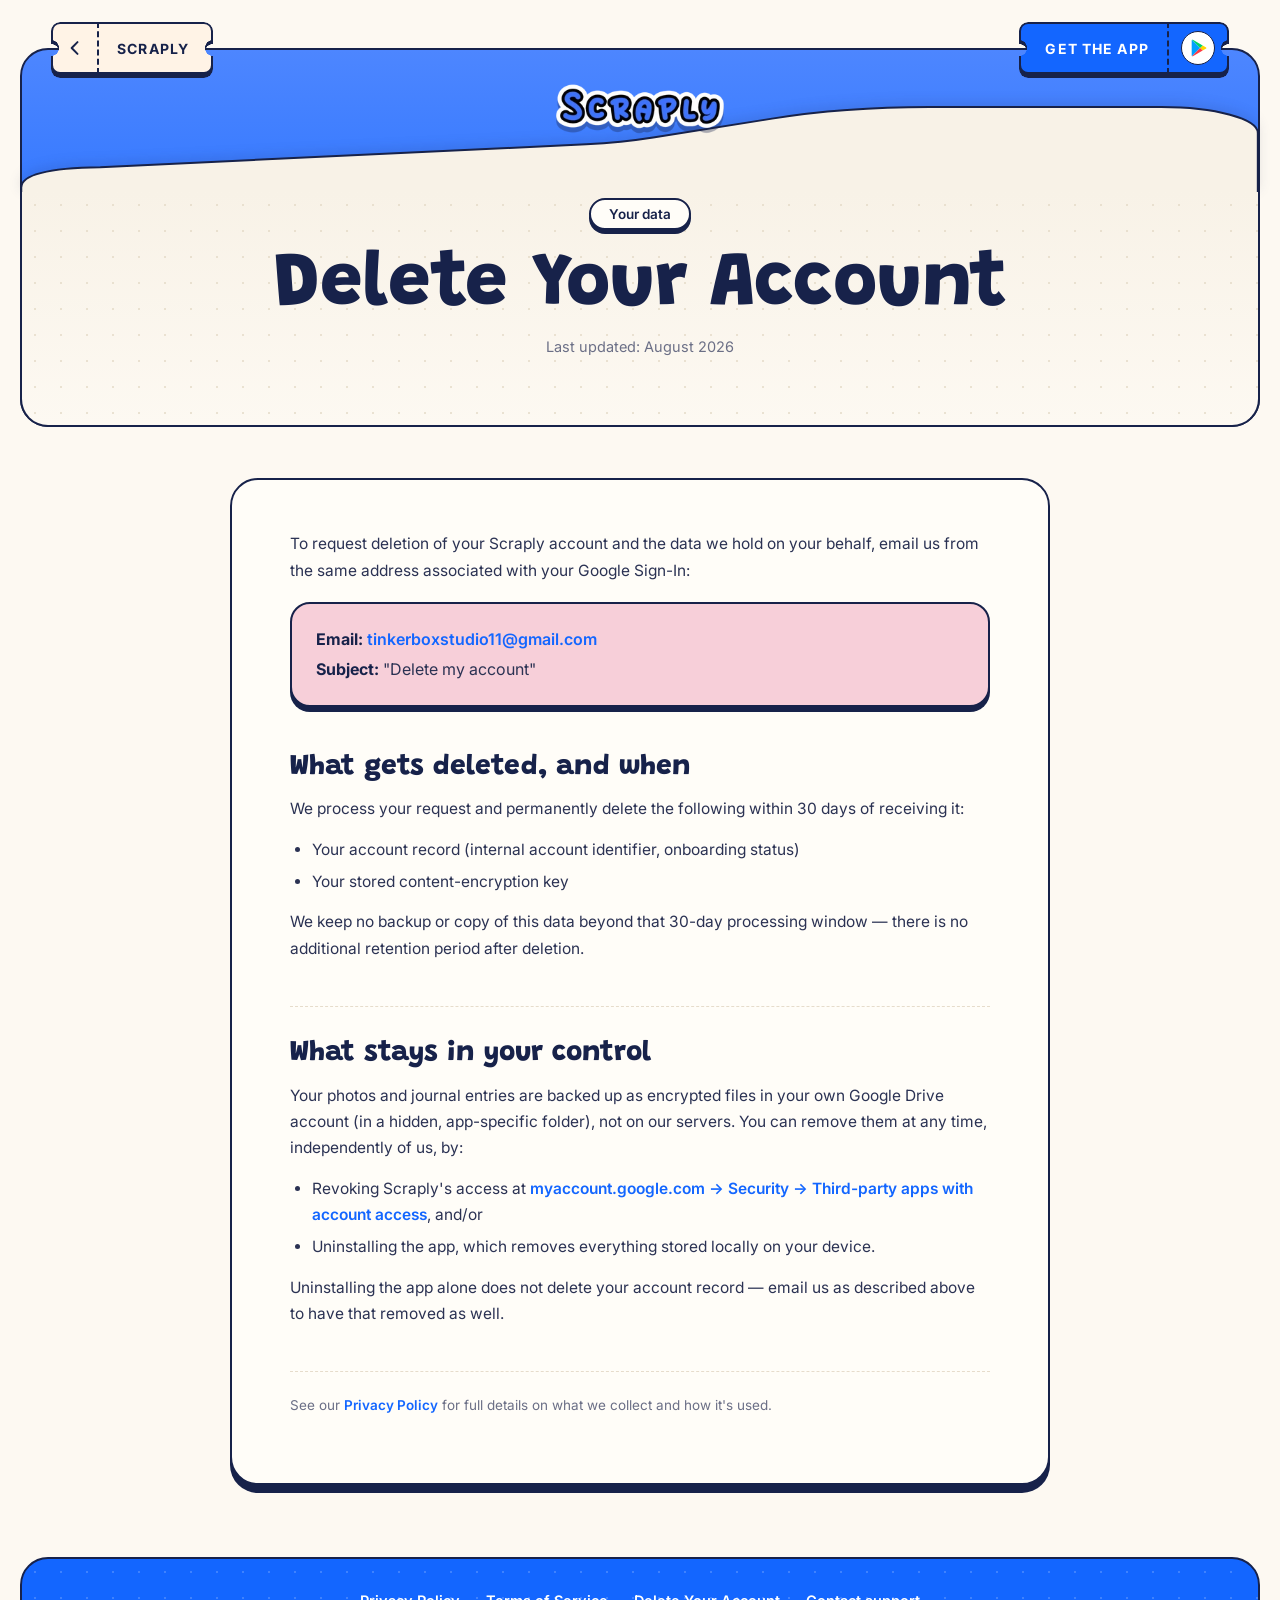
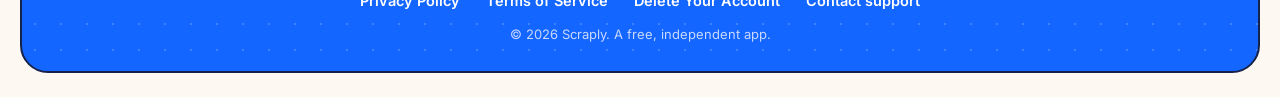
<file: delete-account.html>
<!doctype html>
<html lang="en">
<head>
<meta charset="utf-8" />
<meta name="viewport" content="width=device-width, initial-scale=1" />
<link rel="canonical" href="https://scraply.cloud/delete-account.html" />
<title>Delete Your Account — Scraply</title>
<link rel="icon" href="assets/icon.png" />
<link rel="preconnect" href="https://fonts.googleapis.com" />
<link rel="preconnect" href="https://fonts.gstatic.com" crossorigin />
<link href="https://fonts.googleapis.com/css2?family=Grandstander:wght@800&family=Inter:wght@400;500;600;700&display=swap" rel="stylesheet" />
<link rel="stylesheet" href="assets/legal.css" />
</head>
<body>
<a class="pill-btn" id="backBtn" href="index.html" aria-label="Back to Scraply"><span class="bstub"><svg viewBox="0 0 24 24" fill="none" stroke="currentColor" stroke-width="2.4" stroke-linecap="round" stroke-linejoin="round"><path d="M15 5l-7 7 7 7"/></svg></span><span class="bmain">Scraply</span></a>
<a class="pill-btn" id="playBtn" href="https://play.google.com/store/apps/details?id=app.scraply"><span class="bmain">Get the app</span><span class="bstub"><span class="gp-chip"><svg class="gp" viewBox="0 0 24 24" aria-hidden="true"><path d="M3.6 2.2C3.3 2.5 3.2 2.9 3.2 3.4v17.2c0 .5.1.9.4 1.2L13.3 12z" fill="#00a0ff"/><path d="M16.4 8.9 13.3 12l3.1 3.1 3.7-2.1c1.1-.6 1.1-1.4 0-2z" fill="#ffd400"/><path d="M3.6 21.8c.4.2 1 .1 1.6-.3l11.2-6.4-3.1-3.1z" fill="#ff3a44"/><path d="M3.6 2.2 13.3 12l3.1-3.1L5.2 2.5c-.6-.4-1.2-.5-1.6-.3z" fill="#00d36a"/></svg></span></span></a>
<header class="lhead">
  <div class="fold-back"></div>
  <a href="index.html"><img class="wordmark" src="assets/wordmark.webp" alt="Scraply" /></a>
  <svg class="lip" viewBox="0 0 1000 120" preserveAspectRatio="none" aria-hidden="true"><path d="M1 120 V112 Q1 86 64.8 84.6 L457 54 C476 52.5 494 49.5 511 45 L607 19.6 C645 9.3 689 4 734 4 H921 C965 4 999 20 999 38.8 V120 Z" fill="#f8f2e7"/><path d="M1 120 V112 Q1 86 64.8 84.6 L457 54 C476 52.5 494 49.5 511 45 L607 19.6 C645 9.3 689 4 734 4 H921 C965 4 999 20 999 38.8 V120" fill="none" stroke="#17224a" stroke-width="2" vector-effect="non-scaling-stroke"/></svg>
  <div class="sheet">
    <span class="tag">Your data</span>
    <h1>Delete Your Account</h1>
    <p class="updated">Last updated: August 2026</p>
  </div>
</header>
  <div class="wrap">

    <p>To request deletion of your Scraply account and the data we hold on your behalf, email us
      from the same address associated with your Google Sign-In:</p>

    <div class="card">
      <strong>Email:</strong> <a href="mailto:tinkerboxstudio11@gmail.com?subject=Delete%20my%20Scraply%20account">tinkerboxstudio11@gmail.com</a><br />
      <strong>Subject:</strong> "Delete my account"
    </div>

    <h2>What gets deleted, and when</h2>
    <p>We process your request and permanently delete the following within 30 days of receiving it:</p>
    <ul>
      <li>Your account record (internal account identifier, onboarding status)</li>
      <li>Your stored content-encryption key</li>
    </ul>
    <p>We keep no backup or copy of this data beyond that 30-day processing window — there is no
      additional retention period after deletion.</p>

    <h2>What stays in your control</h2>
    <p>Your photos and journal entries are backed up as encrypted files in your own Google Drive
      account (in a hidden, app-specific folder), not on our servers. You can remove them at any
      time, independently of us, by:</p>
    <ul>
      <li>Revoking Scraply's access at <a href="https://myaccount.google.com/permissions" target="_blank" rel="noopener">myaccount.google.com &rarr; Security &rarr; Third-party apps with account access</a>, and/or</li>
      <li>Uninstalling the app, which removes everything stored locally on your device.</li>
    </ul>
    <p>Uninstalling the app alone does not delete your account record — email us as described above
      to have that removed as well.</p>

    <p class="fine">See our <a href="privacy.html">Privacy Policy</a> for full details on what we
      collect and how it's used.</p>
  </div>
<footer class="lfoot">
  <div class="links"><a href="privacy.html">Privacy Policy</a><a href="terms.html">Terms of Service</a><a href="delete-account.html">Delete Your Account</a><a href="mailto:tinkerboxstudio11@gmail.com">Contact support</a></div>
  <small>© 2026 Scraply. A free, independent app.</small>
</footer>
<script>
(() => {
  let last = scrollY, ticking = false;
  const menu = document.getElementById("menu");
  addEventListener("scroll", () => { if (ticking) return; ticking = true; requestAnimationFrame(() => {
    const y = scrollY, d = y - last;
    if (menu && menu.classList.contains("open")) { document.body.classList.remove("nav-away"); }
    else if (y < 80 || d < -6) document.body.classList.remove("nav-away");
    else if (d > 6) document.body.classList.add("nav-away");
    if (Math.abs(d) > 6) last = y; ticking = false; }); }, { passive: true });
})();
</script>
</body>
</html>
</file>
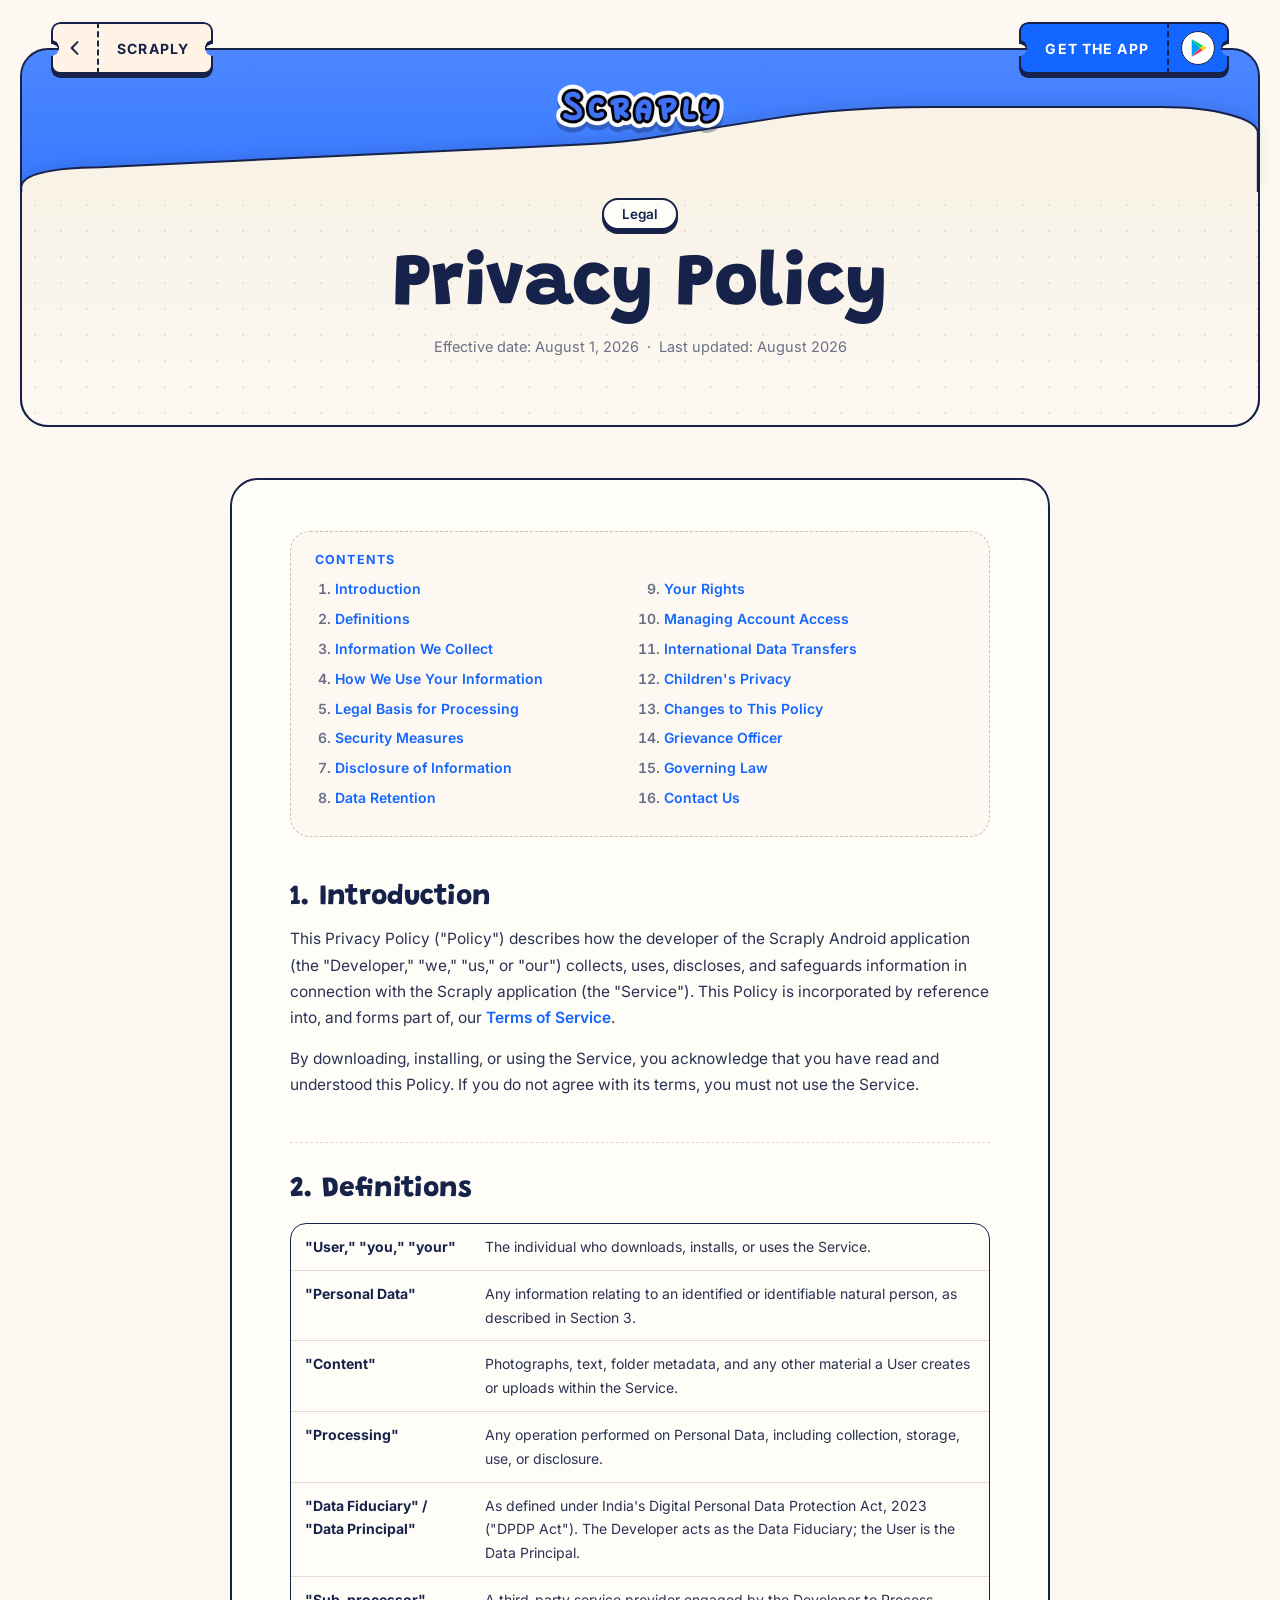
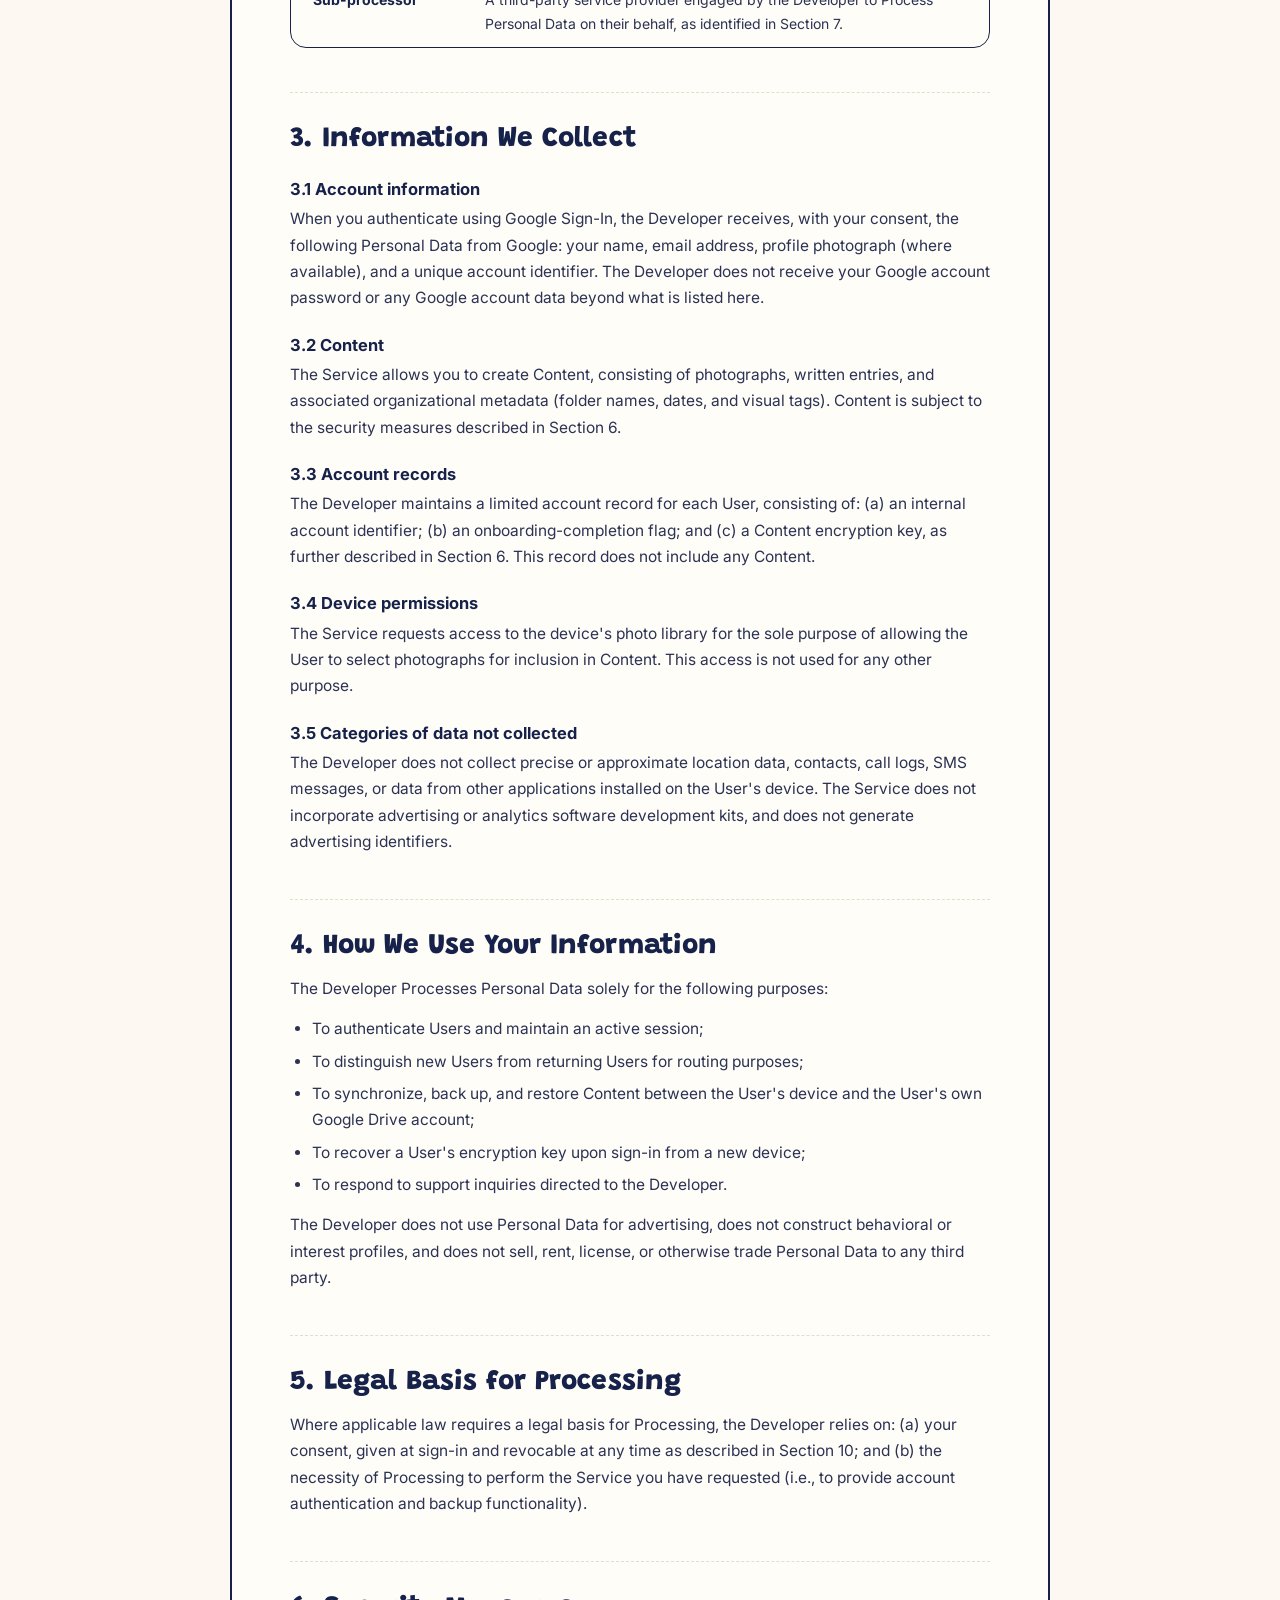
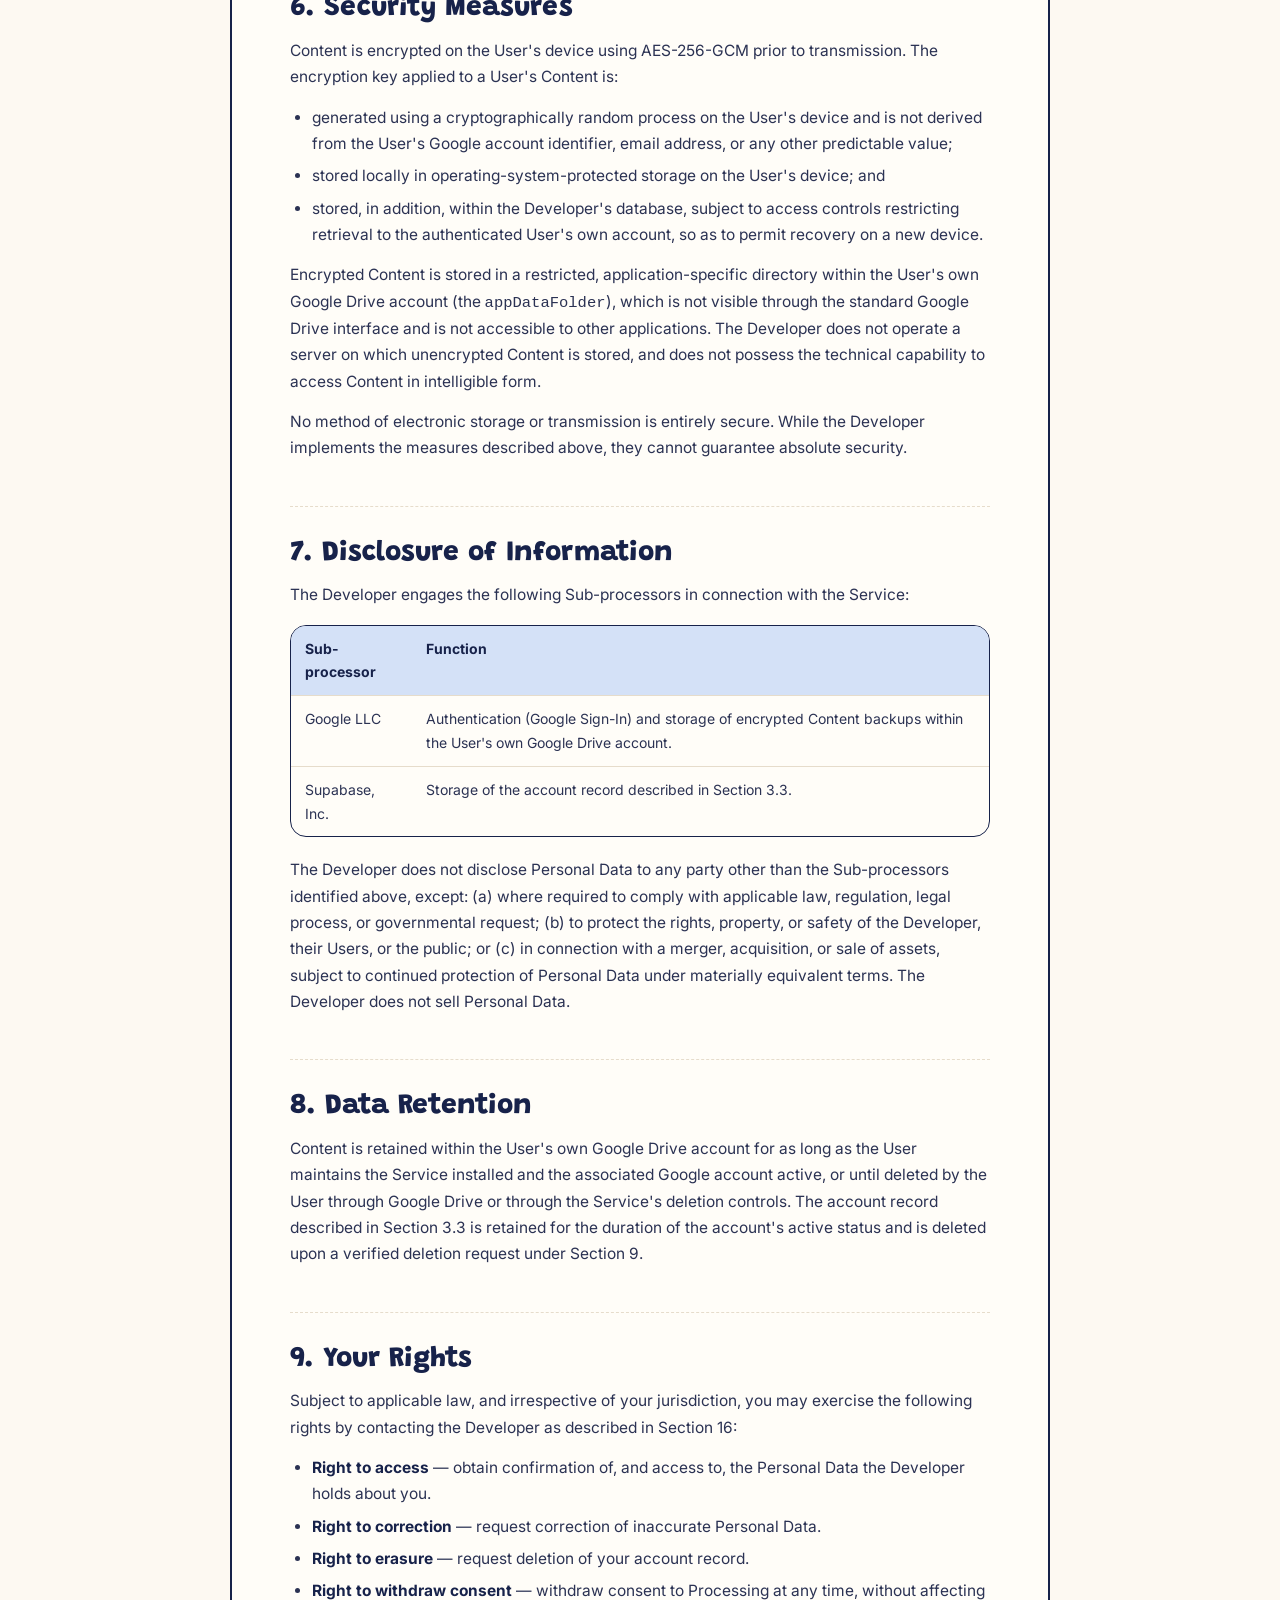
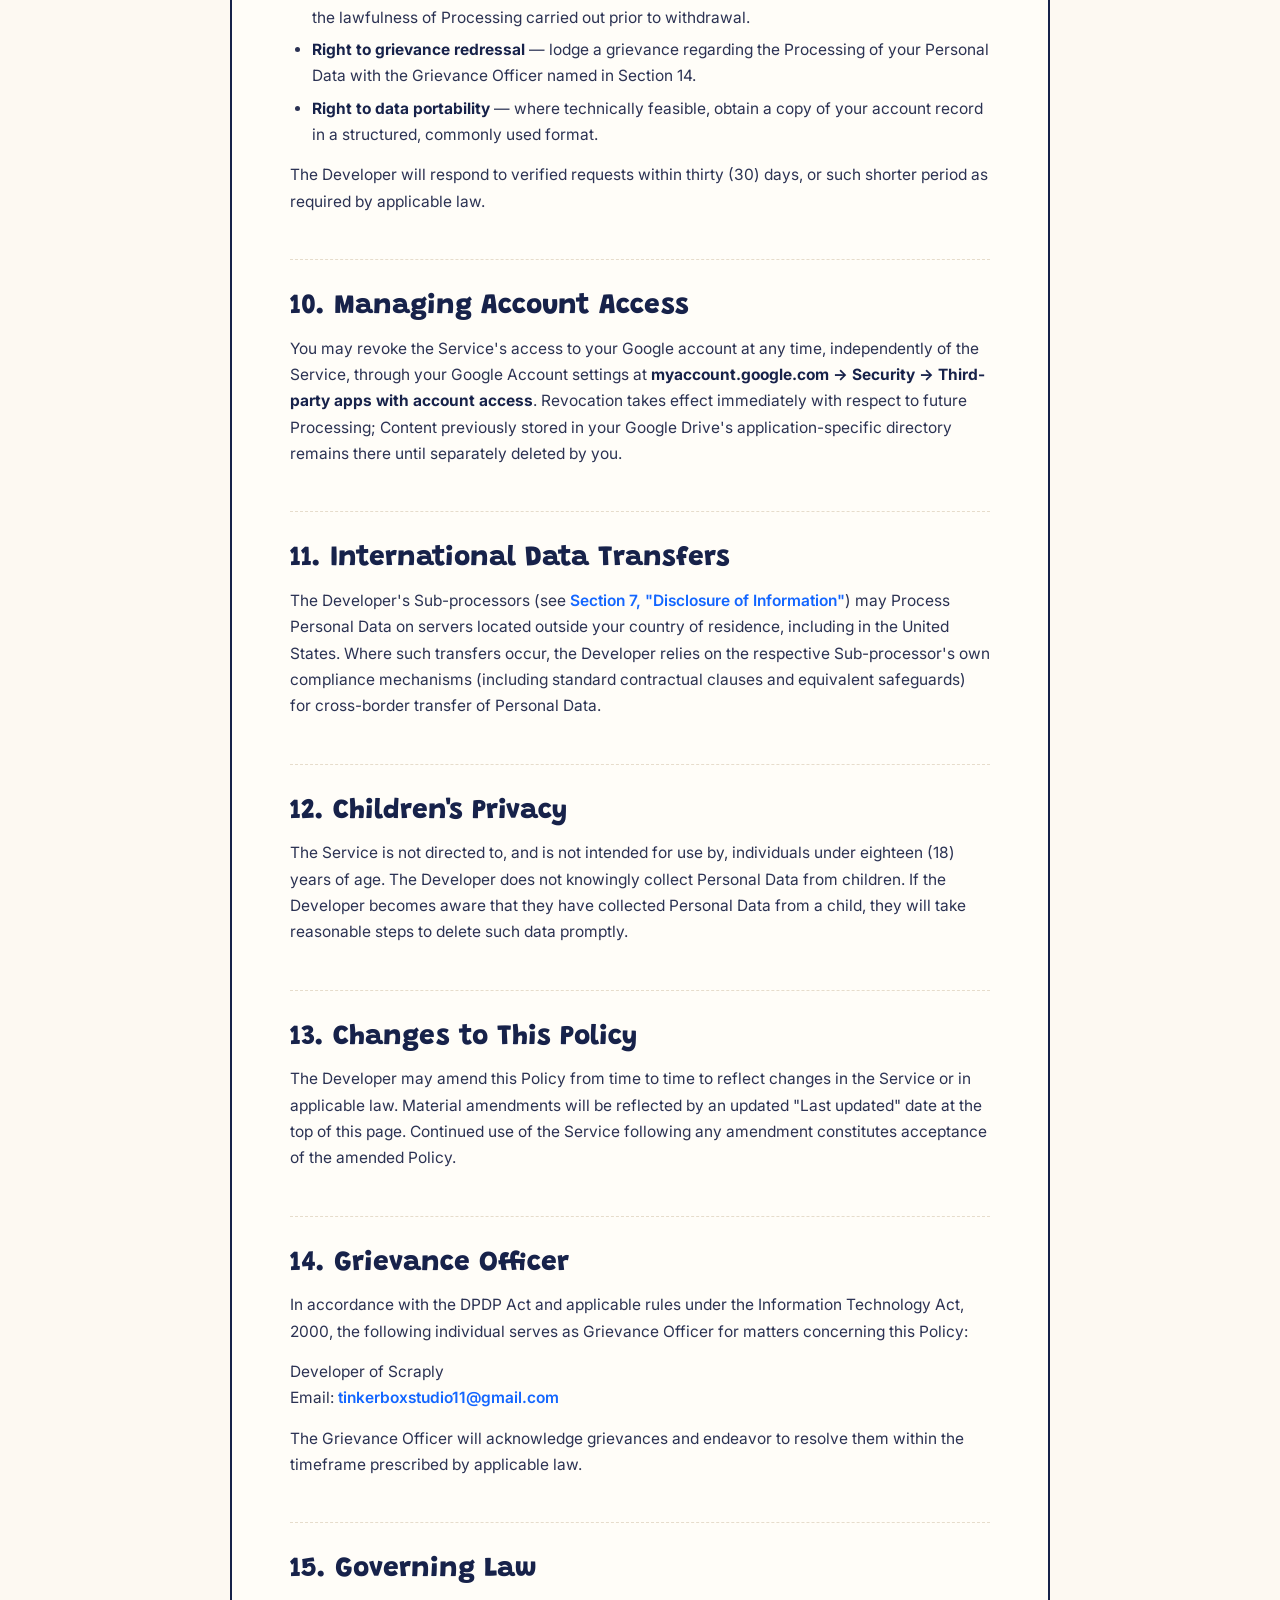
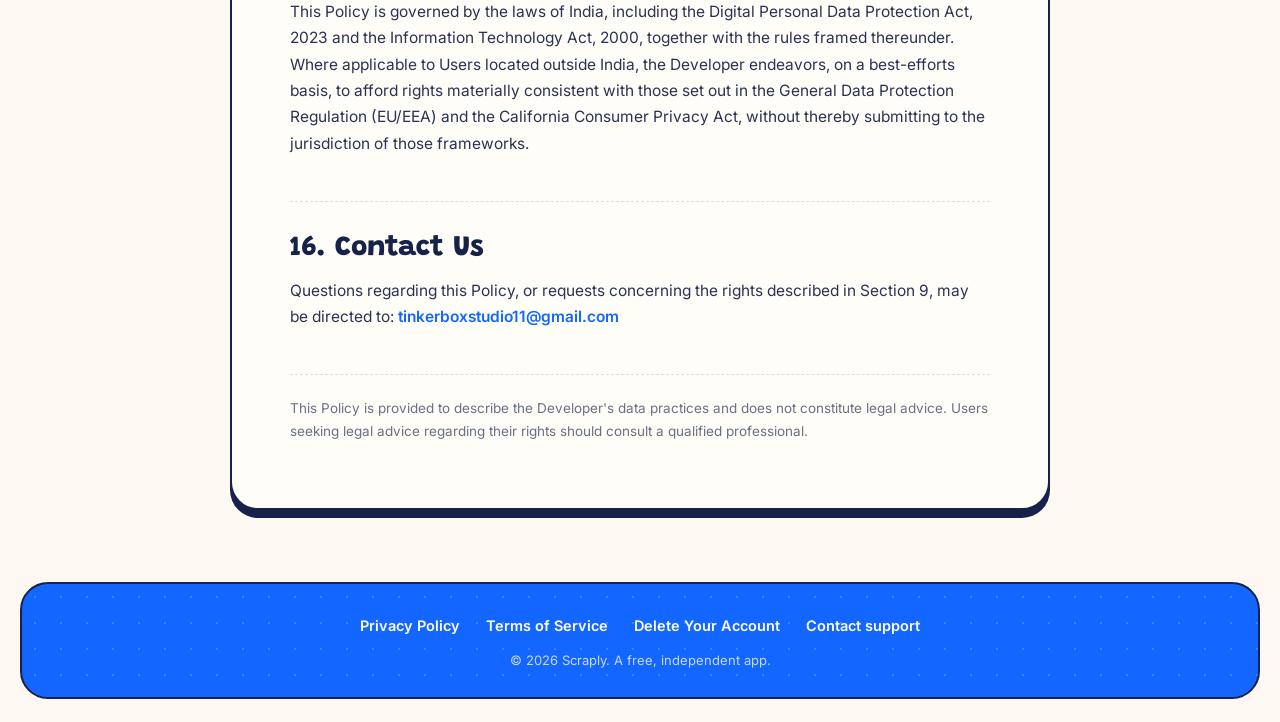
<file: privacy.html>
<!doctype html>
<html lang="en">
<head>
<meta charset="utf-8" />
<meta name="viewport" content="width=device-width, initial-scale=1" />
<link rel="canonical" href="https://scraply.cloud/privacy.html" />
<title>Privacy Policy — Scraply</title>
<link rel="icon" href="assets/icon.png" />
<link rel="preconnect" href="https://fonts.googleapis.com" />
<link rel="preconnect" href="https://fonts.gstatic.com" crossorigin />
<link href="https://fonts.googleapis.com/css2?family=Grandstander:wght@800&family=Inter:wght@400;500;600;700&display=swap" rel="stylesheet" />
<link rel="stylesheet" href="assets/legal.css" />
</head>
<body>
<a class="pill-btn" id="backBtn" href="index.html" aria-label="Back to Scraply"><span class="bstub"><svg viewBox="0 0 24 24" fill="none" stroke="currentColor" stroke-width="2.4" stroke-linecap="round" stroke-linejoin="round"><path d="M15 5l-7 7 7 7"/></svg></span><span class="bmain">Scraply</span></a>
<a class="pill-btn" id="playBtn" href="https://play.google.com/store/apps/details?id=app.scraply"><span class="bmain">Get the app</span><span class="bstub"><span class="gp-chip"><svg class="gp" viewBox="0 0 24 24" aria-hidden="true"><path d="M3.6 2.2C3.3 2.5 3.2 2.9 3.2 3.4v17.2c0 .5.1.9.4 1.2L13.3 12z" fill="#00a0ff"/><path d="M16.4 8.9 13.3 12l3.1 3.1 3.7-2.1c1.1-.6 1.1-1.4 0-2z" fill="#ffd400"/><path d="M3.6 21.8c.4.2 1 .1 1.6-.3l11.2-6.4-3.1-3.1z" fill="#ff3a44"/><path d="M3.6 2.2 13.3 12l3.1-3.1L5.2 2.5c-.6-.4-1.2-.5-1.6-.3z" fill="#00d36a"/></svg></span></span></a>
<header class="lhead">
  <div class="fold-back"></div>
  <a href="index.html"><img class="wordmark" src="assets/wordmark.webp" alt="Scraply" /></a>
  <svg class="lip" viewBox="0 0 1000 120" preserveAspectRatio="none" aria-hidden="true"><path d="M1 120 V112 Q1 86 64.8 84.6 L457 54 C476 52.5 494 49.5 511 45 L607 19.6 C645 9.3 689 4 734 4 H921 C965 4 999 20 999 38.8 V120 Z" fill="#f8f2e7"/><path d="M1 120 V112 Q1 86 64.8 84.6 L457 54 C476 52.5 494 49.5 511 45 L607 19.6 C645 9.3 689 4 734 4 H921 C965 4 999 20 999 38.8 V120" fill="none" stroke="#17224a" stroke-width="2" vector-effect="non-scaling-stroke"/></svg>
  <div class="sheet">
    <span class="tag">Legal</span>
    <h1>Privacy Policy</h1>
    <p class="updated">Effective date: August 1, 2026 &nbsp;·&nbsp; Last updated: August 2026</p>
  </div>
</header>
  <div class="wrap">

    <div class="toc">
      <p>Contents</p>
      <ol>
        <li><a href="#s1">Introduction</a></li>
        <li><a href="#s2">Definitions</a></li>
        <li><a href="#s3">Information We Collect</a></li>
        <li><a href="#s4">How We Use Your Information</a></li>
        <li><a href="#s5">Legal Basis for Processing</a></li>
        <li><a href="#s6">Security Measures</a></li>
        <li><a href="#s7">Disclosure of Information</a></li>
        <li><a href="#s8">Data Retention</a></li>
        <li><a href="#s9">Your Rights</a></li>
        <li><a href="#s10">Managing Account Access</a></li>
        <li><a href="#s11">International Data Transfers</a></li>
        <li><a href="#s12">Children's Privacy</a></li>
        <li><a href="#s13">Changes to This Policy</a></li>
        <li><a href="#s14">Grievance Officer</a></li>
        <li><a href="#s15">Governing Law</a></li>
        <li><a href="#s16">Contact Us</a></li>
      </ol>
    </div>

    <h2 id="s1">1. Introduction</h2>
    <p>This Privacy Policy ("Policy") describes how the developer of the Scraply Android application
      (the "Developer," "we," "us," or "our") collects, uses, discloses, and safeguards information in
      connection with the Scraply application (the "Service"). This Policy is incorporated by reference
      into, and forms part of, our <a href="terms.html">Terms of Service</a>.</p>
    <p>By downloading, installing, or using the Service, you acknowledge that you have read and understood
      this Policy. If you do not agree with its terms, you must not use the Service.</p>

    <h2 id="s2">2. Definitions</h2>
    <table>
      <tr><td style="width:180px"><strong>"User," "you," "your"</strong></td><td>The individual who downloads, installs, or uses the Service.</td></tr>
      <tr><td><strong>"Personal Data"</strong></td><td>Any information relating to an identified or identifiable natural person, as described in Section 3.</td></tr>
      <tr><td><strong>"Content"</strong></td><td>Photographs, text, folder metadata, and any other material a User creates or uploads within the Service.</td></tr>
      <tr><td><strong>"Processing"</strong></td><td>Any operation performed on Personal Data, including collection, storage, use, or disclosure.</td></tr>
      <tr><td><strong>"Data Fiduciary" / "Data Principal"</strong></td><td>As defined under India's Digital Personal Data Protection Act, 2023 ("DPDP Act"). The Developer acts as the Data Fiduciary; the User is the Data Principal.</td></tr>
      <tr><td><strong>"Sub-processor"</strong></td><td>A third-party service provider engaged by the Developer to Process Personal Data on their behalf, as identified in Section 7.</td></tr>
    </table>

    <h2 id="s3">3. Information We Collect</h2>
    <h3>3.1 Account information</h3>
    <p>When you authenticate using Google Sign-In, the Developer receives, with your consent, the following
      Personal Data from Google: your name, email address, profile photograph (where available), and a
      unique account identifier. The Developer does not receive your Google account password or any
      Google account data beyond what is listed here.</p>
    <h3>3.2 Content</h3>
    <p>The Service allows you to create Content, consisting of photographs, written entries, and
      associated organizational metadata (folder names, dates, and visual tags). Content is subject to the
      security measures described in Section 6.</p>
    <h3>3.3 Account records</h3>
    <p>The Developer maintains a limited account record for each User, consisting of: (a) an internal
      account identifier; (b) an onboarding-completion flag; and (c) a Content encryption key, as further
      described in Section 6. This record does not include any Content.</p>
    <h3>3.4 Device permissions</h3>
    <p>The Service requests access to the device's photo library for the sole purpose of allowing the User
      to select photographs for inclusion in Content. This access is not used for any other purpose.</p>
    <h3>3.5 Categories of data not collected</h3>
    <p>The Developer does not collect precise or approximate location data, contacts, call logs, SMS
      messages, or data from other applications installed on the User's device. The Service does not
      incorporate advertising or analytics software development kits, and does not generate advertising
      identifiers.</p>

    <h2 id="s4">4. How We Use Your Information</h2>
    <p>The Developer Processes Personal Data solely for the following purposes:</p>
    <ul>
      <li>To authenticate Users and maintain an active session;</li>
      <li>To distinguish new Users from returning Users for routing purposes;</li>
      <li>To synchronize, back up, and restore Content between the User's device and the User's own Google
        Drive account;</li>
      <li>To recover a User's encryption key upon sign-in from a new device;</li>
      <li>To respond to support inquiries directed to the Developer.</li>
    </ul>
    <p>The Developer does not use Personal Data for advertising, does not construct behavioral or interest
      profiles, and does not sell, rent, license, or otherwise trade Personal Data to any third party.</p>

    <h2 id="s5">5. Legal Basis for Processing</h2>
    <p>Where applicable law requires a legal basis for Processing, the Developer relies on: (a) your consent,
      given at sign-in and revocable at any time as described in Section 10; and (b) the necessity of
      Processing to perform the Service you have requested (i.e., to provide account authentication and
      backup functionality).</p>

    <h2 id="s6">6. Security Measures</h2>
    <p>Content is encrypted on the User's device using AES-256-GCM prior to transmission. The encryption
      key applied to a User's Content is:</p>
    <ul>
      <li>generated using a cryptographically random process on the User's device and is not derived from
        the User's Google account identifier, email address, or any other predictable value;</li>
      <li>stored locally in operating-system-protected storage on the User's device; and</li>
      <li>stored, in addition, within the Developer's database, subject to access controls restricting
        retrieval to the authenticated User's own account, so as to permit recovery on a new device.</li>
    </ul>
    <p>Encrypted Content is stored in a restricted, application-specific directory within the User's own
      Google Drive account (the <code>appDataFolder</code>), which is not visible through the standard
      Google Drive interface and is not accessible to other applications. The Developer does not operate a
      server on which unencrypted Content is stored, and does not possess the technical capability to
      access Content in intelligible form.</p>
    <p>No method of electronic storage or transmission is entirely secure. While the Developer implements
      the measures described above, they cannot guarantee absolute security.</p>

    <h2 id="s7">7. Disclosure of Information</h2>
    <p>The Developer engages the following Sub-processors in connection with the Service:</p>
    <table>
      <tr><th>Sub-processor</th><th>Function</th></tr>
      <tr><td>Google LLC</td><td>Authentication (Google Sign-In) and storage of encrypted Content backups within the User's own Google Drive account.</td></tr>
      <tr><td>Supabase, Inc.</td><td>Storage of the account record described in Section 3.3.</td></tr>
    </table>
    <p>The Developer does not disclose Personal Data to any party other than the Sub-processors identified
      above, except: (a) where required to comply with applicable law, regulation, legal process, or
      governmental request; (b) to protect the rights, property, or safety of the Developer, their Users, or
      the public; or (c) in connection with a merger, acquisition, or sale of assets, subject to
      continued protection of Personal Data under materially equivalent terms. The Developer does not sell
      Personal Data.</p>

    <h2 id="s8">8. Data Retention</h2>
    <p>Content is retained within the User's own Google Drive account for as long as the User maintains
      the Service installed and the associated Google account active, or until deleted by the User through
      Google Drive or through the Service's deletion controls. The account record described in Section 3.3
      is retained for the duration of the account's active status and is deleted upon a verified deletion
      request under Section 9.</p>

    <h2 id="s9">9. Your Rights</h2>
    <p>Subject to applicable law, and irrespective of your jurisdiction, you may exercise the following
      rights by contacting the Developer as described in Section 16:</p>
    <ul>
      <li><strong>Right to access</strong> — obtain confirmation of, and access to, the Personal Data the
        Developer holds about you.</li>
      <li><strong>Right to correction</strong> — request correction of inaccurate Personal Data.</li>
      <li><strong>Right to erasure</strong> — request deletion of your account record.</li>
      <li><strong>Right to withdraw consent</strong> — withdraw consent to Processing at any time, without
        affecting the lawfulness of Processing carried out prior to withdrawal.</li>
      <li><strong>Right to grievance redressal</strong> — lodge a grievance regarding the Processing of
        your Personal Data with the Grievance Officer named in Section 14.</li>
      <li><strong>Right to data portability</strong> — where technically feasible, obtain a copy of your
        account record in a structured, commonly used format.</li>
    </ul>
    <p>The Developer will respond to verified requests within thirty (30) days, or such shorter period as
      required by applicable law.</p>

    <h2 id="s10">10. Managing Account Access</h2>
    <p>You may revoke the Service's access to your Google account at any time, independently of the
      Service, through your Google Account settings at <strong>myaccount.google.com &rarr; Security
      &rarr; Third-party apps with account access</strong>. Revocation takes effect immediately with
      respect to future Processing; Content previously stored in your Google Drive's application-specific
      directory remains there until separately deleted by you.</p>

    <h2 id="s11">11. International Data Transfers</h2>
    <p>The Developer's Sub-processors (see <a href="#s7">Section 7, "Disclosure of Information"</a>) may
      Process Personal Data on servers located outside your country of residence, including in the United
      States. Where such transfers occur, the Developer relies on the respective Sub-processor's own
      compliance mechanisms (including standard contractual clauses and equivalent safeguards) for
      cross-border transfer of Personal Data.</p>

    <h2 id="s12">12. Children's Privacy</h2>
    <p>The Service is not directed to, and is not intended for use by, individuals under eighteen (18)
      years of age. The Developer does not knowingly collect Personal Data from children. If the Developer
      becomes aware that they have collected Personal Data from a child, they will take reasonable steps to
      delete such data promptly.</p>

    <h2 id="s13">13. Changes to This Policy</h2>
    <p>The Developer may amend this Policy from time to time to reflect changes in the Service or in
      applicable law. Material amendments will be reflected by an updated "Last updated" date at the top
      of this page. Continued use of the Service following any amendment constitutes acceptance of the
      amended Policy.</p>

    <h2 id="s14">14. Grievance Officer</h2>
    <p>In accordance with the DPDP Act and applicable rules under the Information Technology Act, 2000,
      the following individual serves as Grievance Officer for matters concerning this Policy:</p>
    <p>Developer of Scraply<br />Email: <a href="mailto:tinkerboxstudio11@gmail.com">tinkerboxstudio11@gmail.com</a></p>
    <p>The Grievance Officer will acknowledge grievances and endeavor to resolve them within the timeframe
      prescribed by applicable law.</p>

    <h2 id="s15">15. Governing Law</h2>
    <p>This Policy is governed by the laws of India, including the Digital Personal Data Protection Act,
      2023 and the Information Technology Act, 2000, together with the rules framed thereunder. Where
      applicable to Users located outside India, the Developer endeavors, on a best-efforts basis, to afford
      rights materially consistent with those set out in the General Data Protection Regulation (EU/EEA)
      and the California Consumer Privacy Act, without thereby submitting to the jurisdiction of those
      frameworks.</p>

    <h2 id="s16">16. Contact Us</h2>
    <p>Questions regarding this Policy, or requests concerning the rights described in Section 9, may be
      directed to: <a href="mailto:tinkerboxstudio11@gmail.com">tinkerboxstudio11@gmail.com</a></p>

    <p class="fine">This Policy is provided to describe the Developer's data practices and does not
      constitute legal advice. Users seeking legal advice regarding their rights should consult a
      qualified professional.</p>
  </div>
<footer class="lfoot">
  <div class="links"><a href="privacy.html">Privacy Policy</a><a href="terms.html">Terms of Service</a><a href="delete-account.html">Delete Your Account</a><a href="mailto:tinkerboxstudio11@gmail.com">Contact support</a></div>
  <small>© 2026 Scraply. A free, independent app.</small>
</footer>
<script>
(() => {
  let last = scrollY, ticking = false;
  const menu = document.getElementById("menu");
  addEventListener("scroll", () => { if (ticking) return; ticking = true; requestAnimationFrame(() => {
    const y = scrollY, d = y - last;
    if (menu && menu.classList.contains("open")) { document.body.classList.remove("nav-away"); }
    else if (y < 80 || d < -6) document.body.classList.remove("nav-away");
    else if (d > 6) document.body.classList.add("nav-away");
    if (Math.abs(d) > 6) last = y; ticking = false; }); }, { passive: true });
})();
</script>
</body>
</html>
</file>
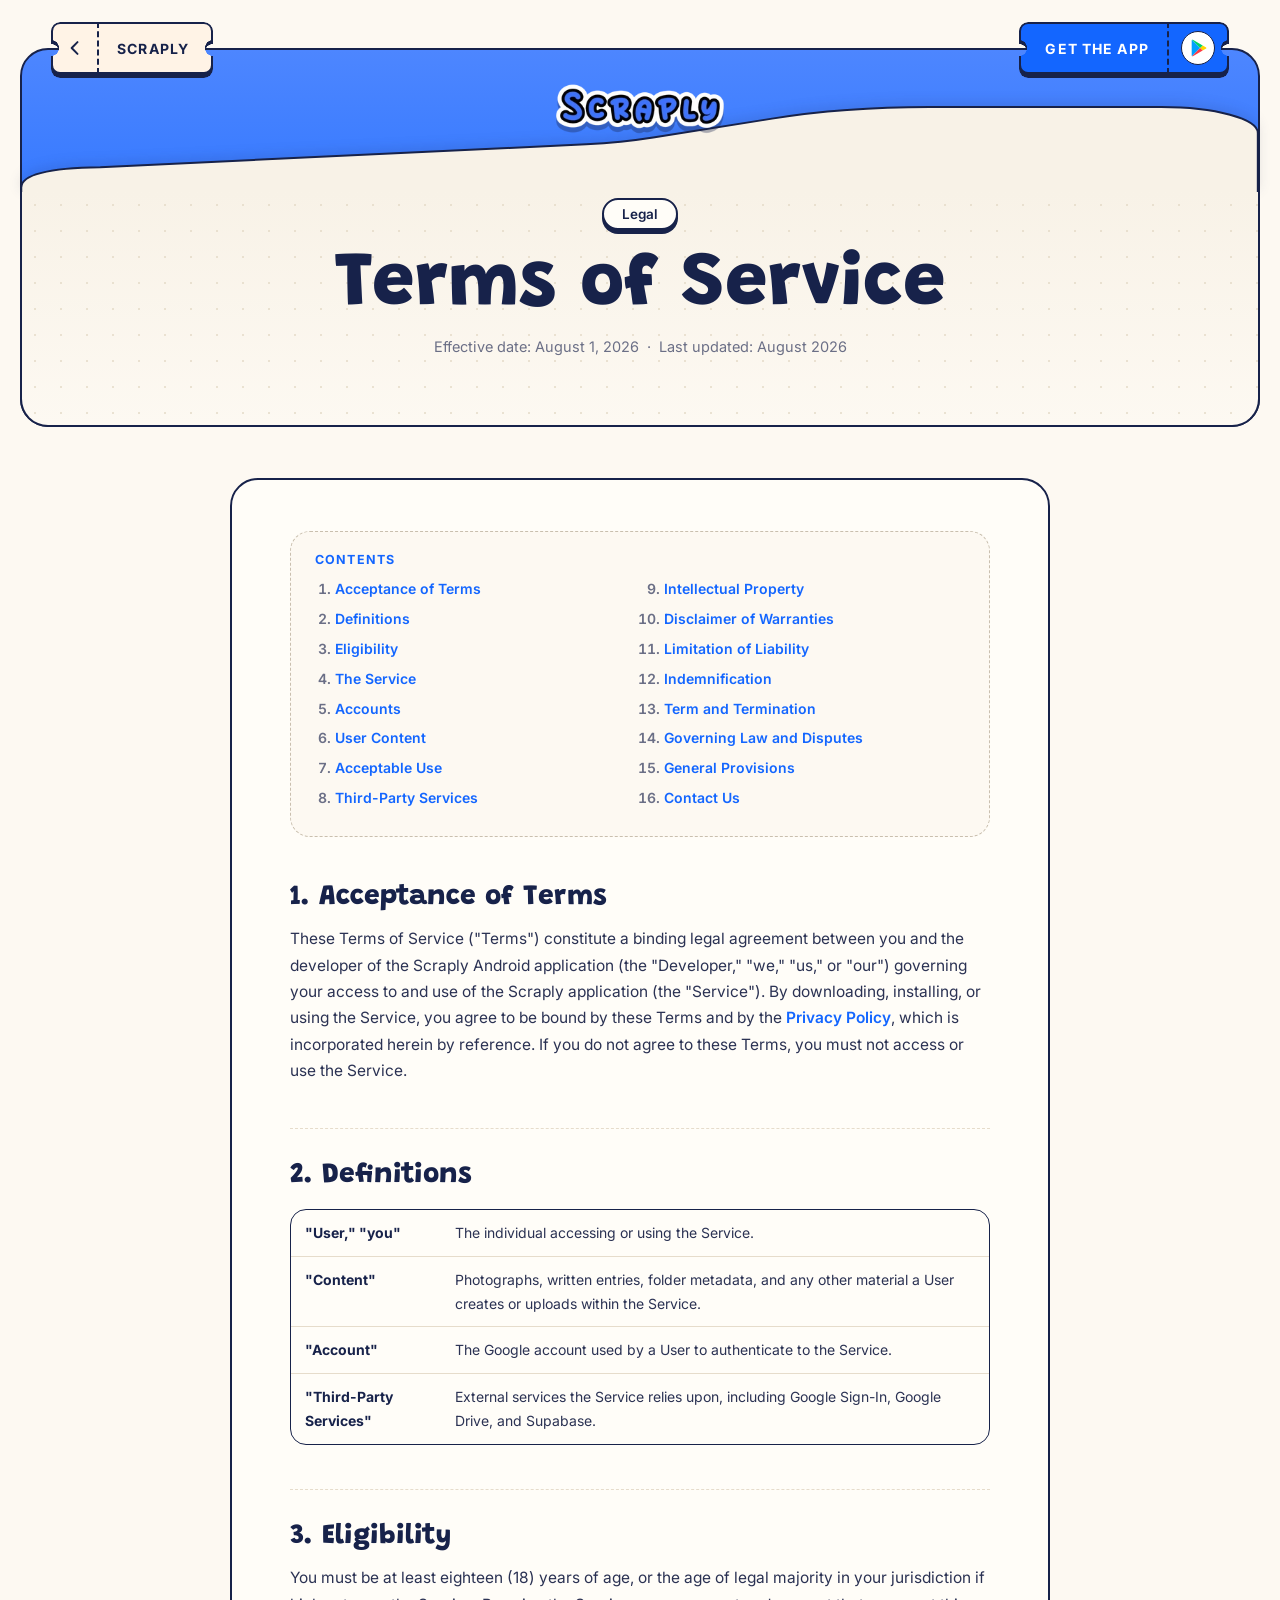
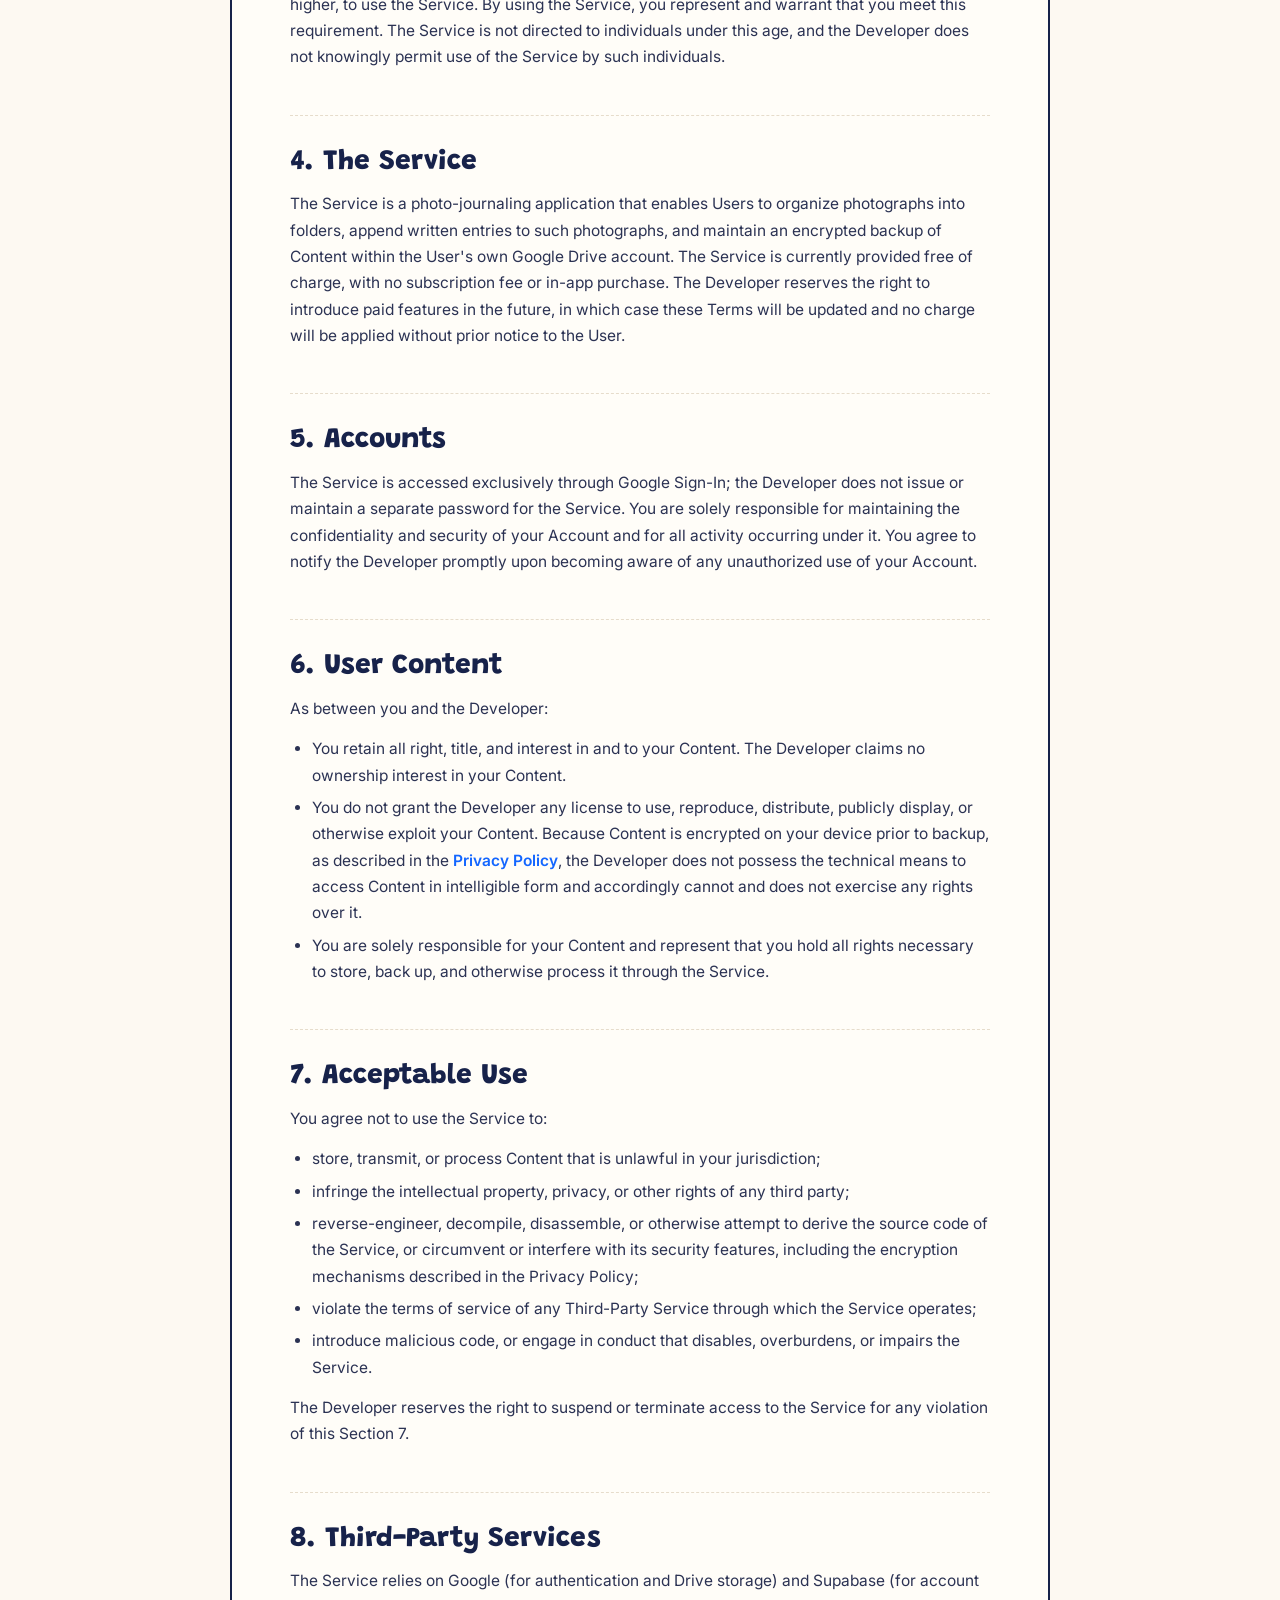
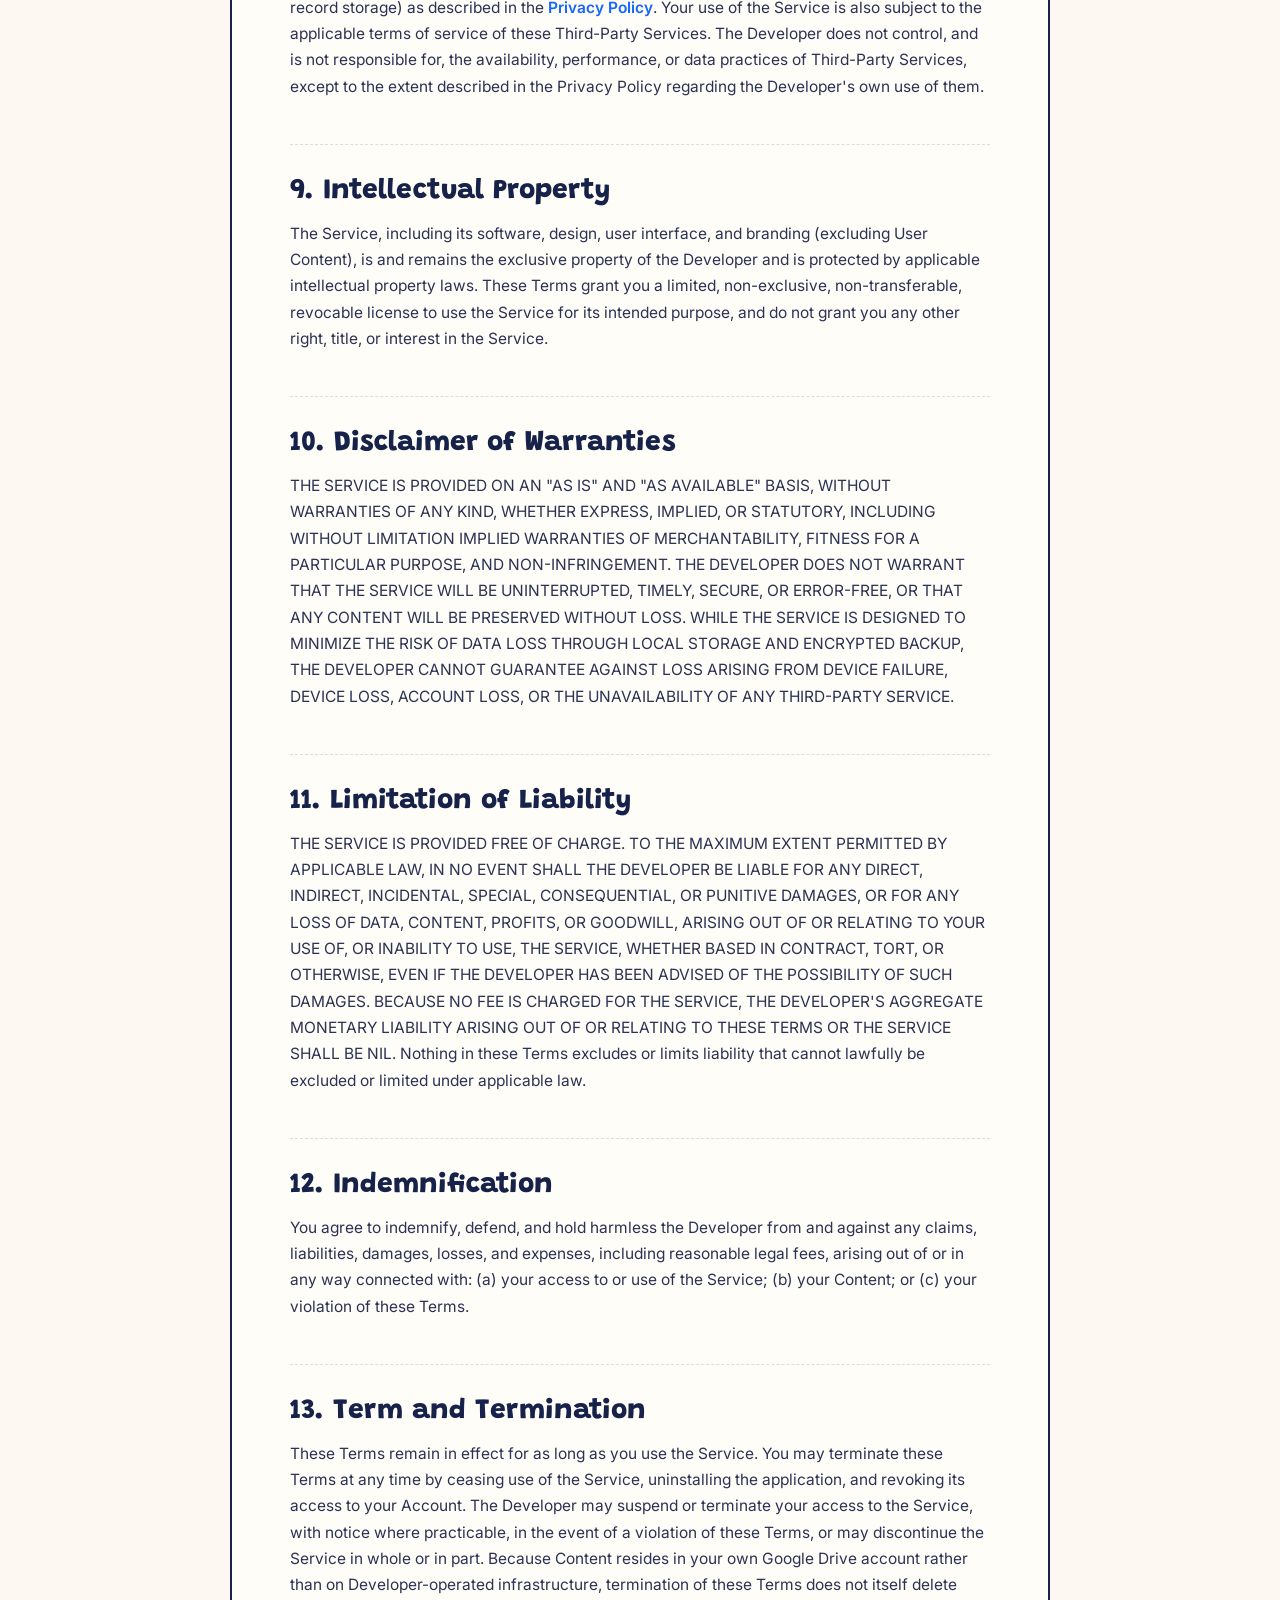
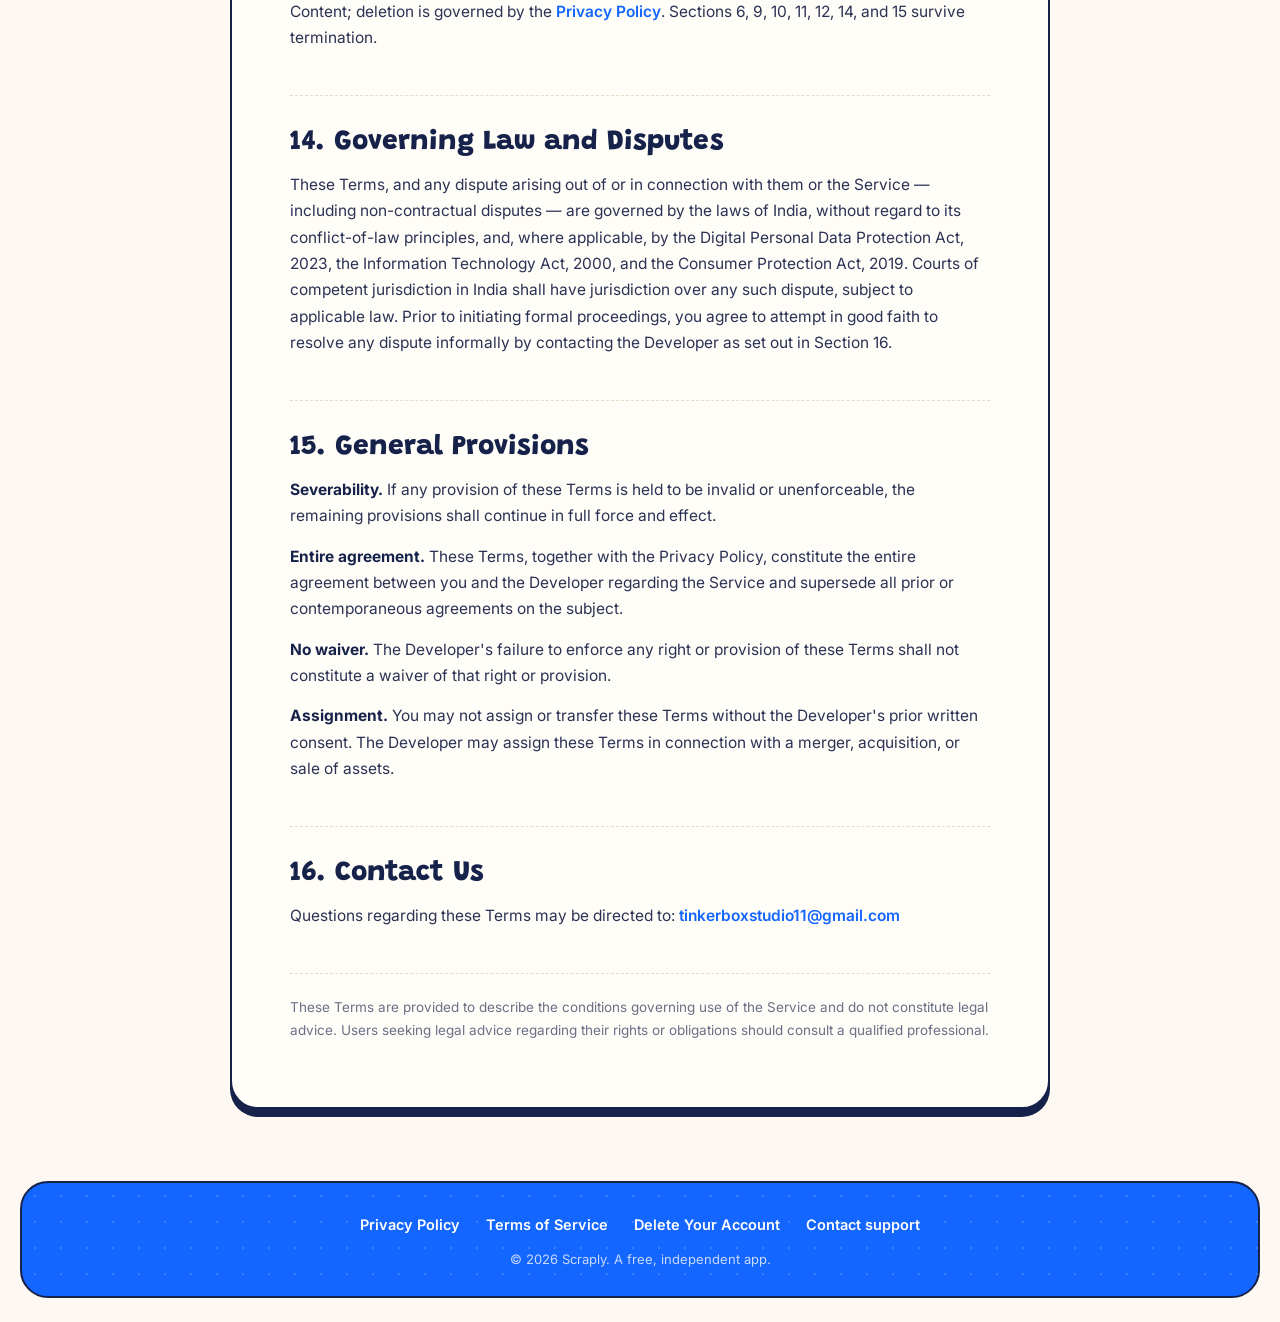
<file: terms.html>
<!doctype html>
<html lang="en">
<head>
<meta charset="utf-8" />
<meta name="viewport" content="width=device-width, initial-scale=1" />
<link rel="canonical" href="https://scraply.cloud/terms.html" />
<title>Terms of Service — Scraply</title>
<link rel="icon" href="assets/icon.png" />
<link rel="preconnect" href="https://fonts.googleapis.com" />
<link rel="preconnect" href="https://fonts.gstatic.com" crossorigin />
<link href="https://fonts.googleapis.com/css2?family=Grandstander:wght@800&family=Inter:wght@400;500;600;700&display=swap" rel="stylesheet" />
<link rel="stylesheet" href="assets/legal.css" />
</head>
<body>
<a class="pill-btn" id="backBtn" href="index.html" aria-label="Back to Scraply"><span class="bstub"><svg viewBox="0 0 24 24" fill="none" stroke="currentColor" stroke-width="2.4" stroke-linecap="round" stroke-linejoin="round"><path d="M15 5l-7 7 7 7"/></svg></span><span class="bmain">Scraply</span></a>
<a class="pill-btn" id="playBtn" href="https://play.google.com/store/apps/details?id=app.scraply"><span class="bmain">Get the app</span><span class="bstub"><span class="gp-chip"><svg class="gp" viewBox="0 0 24 24" aria-hidden="true"><path d="M3.6 2.2C3.3 2.5 3.2 2.9 3.2 3.4v17.2c0 .5.1.9.4 1.2L13.3 12z" fill="#00a0ff"/><path d="M16.4 8.9 13.3 12l3.1 3.1 3.7-2.1c1.1-.6 1.1-1.4 0-2z" fill="#ffd400"/><path d="M3.6 21.8c.4.2 1 .1 1.6-.3l11.2-6.4-3.1-3.1z" fill="#ff3a44"/><path d="M3.6 2.2 13.3 12l3.1-3.1L5.2 2.5c-.6-.4-1.2-.5-1.6-.3z" fill="#00d36a"/></svg></span></span></a>
<header class="lhead">
  <div class="fold-back"></div>
  <a href="index.html"><img class="wordmark" src="assets/wordmark.webp" alt="Scraply" /></a>
  <svg class="lip" viewBox="0 0 1000 120" preserveAspectRatio="none" aria-hidden="true"><path d="M1 120 V112 Q1 86 64.8 84.6 L457 54 C476 52.5 494 49.5 511 45 L607 19.6 C645 9.3 689 4 734 4 H921 C965 4 999 20 999 38.8 V120 Z" fill="#f8f2e7"/><path d="M1 120 V112 Q1 86 64.8 84.6 L457 54 C476 52.5 494 49.5 511 45 L607 19.6 C645 9.3 689 4 734 4 H921 C965 4 999 20 999 38.8 V120" fill="none" stroke="#17224a" stroke-width="2" vector-effect="non-scaling-stroke"/></svg>
  <div class="sheet">
    <span class="tag">Legal</span>
    <h1>Terms of Service</h1>
    <p class="updated">Effective date: August 1, 2026 &nbsp;·&nbsp; Last updated: August 2026</p>
  </div>
</header>
  <div class="wrap">

    <div class="toc">
      <p>Contents</p>
      <ol>
        <li><a href="#s1">Acceptance of Terms</a></li>
        <li><a href="#s2">Definitions</a></li>
        <li><a href="#s3">Eligibility</a></li>
        <li><a href="#s4">The Service</a></li>
        <li><a href="#s5">Accounts</a></li>
        <li><a href="#s6">User Content</a></li>
        <li><a href="#s7">Acceptable Use</a></li>
        <li><a href="#s8">Third-Party Services</a></li>
        <li><a href="#s9">Intellectual Property</a></li>
        <li><a href="#s10">Disclaimer of Warranties</a></li>
        <li><a href="#s11">Limitation of Liability</a></li>
        <li><a href="#s12">Indemnification</a></li>
        <li><a href="#s13">Term and Termination</a></li>
        <li><a href="#s14">Governing Law and Disputes</a></li>
        <li><a href="#s15">General Provisions</a></li>
        <li><a href="#s16">Contact Us</a></li>
      </ol>
    </div>

    <h2 id="s1">1. Acceptance of Terms</h2>
    <p>These Terms of Service ("Terms") constitute a binding legal agreement between you and the developer
      of the Scraply Android application (the "Developer," "we," "us," or "our") governing your access to
      and use of the Scraply application (the "Service"). By downloading, installing, or using the
      Service, you agree to be bound by these Terms and by the <a href="privacy.html">Privacy Policy</a>,
      which is incorporated herein by reference. If you do not agree to these Terms, you must not access
      or use the Service.</p>

    <h2 id="s2">2. Definitions</h2>
    <table>
      <tr><td style="width:150px"><strong>"User," "you"</strong></td><td>The individual accessing or using the Service.</td></tr>
      <tr><td><strong>"Content"</strong></td><td>Photographs, written entries, folder metadata, and any other material a User creates or uploads within the Service.</td></tr>
      <tr><td><strong>"Account"</strong></td><td>The Google account used by a User to authenticate to the Service.</td></tr>
      <tr><td><strong>"Third-Party Services"</strong></td><td>External services the Service relies upon, including Google Sign-In, Google Drive, and Supabase.</td></tr>
    </table>

    <h2 id="s3">3. Eligibility</h2>
    <p>You must be at least eighteen (18) years of age, or the age of legal majority in your jurisdiction
      if higher, to use the Service. By using the Service, you represent and warrant that you meet this
      requirement. The Service is not directed to individuals under this age, and the Developer does not
      knowingly permit use of the Service by such individuals.</p>

    <h2 id="s4">4. The Service</h2>
    <p>The Service is a photo-journaling application that enables Users to organize photographs into
      folders, append written entries to such photographs, and maintain an encrypted backup of Content
      within the User's own Google Drive account. The Service is currently provided free of charge, with
      no subscription fee or in-app purchase. The Developer reserves the right to introduce paid features in
      the future, in which case these Terms will be updated and no charge will be applied without prior
      notice to the User.</p>

    <h2 id="s5">5. Accounts</h2>
    <p>The Service is accessed exclusively through Google Sign-In; the Developer does not issue or maintain
      a separate password for the Service. You are solely responsible for maintaining the confidentiality
      and security of your Account and for all activity occurring under it. You agree to notify the
      Developer promptly upon becoming aware of any unauthorized use of your Account.</p>

    <h2 id="s6">6. User Content</h2>
    <p>As between you and the Developer:</p>
    <ul>
      <li>You retain all right, title, and interest in and to your Content. The Developer claims no
        ownership interest in your Content.</li>
      <li>You do not grant the Developer any license to use, reproduce, distribute, publicly display, or
        otherwise exploit your Content. Because Content is encrypted on your device prior to backup, as
        described in the <a href="privacy.html">Privacy Policy</a>, the Developer does not possess the
        technical means to access Content in intelligible form and accordingly cannot and does not
        exercise any rights over it.</li>
      <li>You are solely responsible for your Content and represent that you hold all rights necessary to
        store, back up, and otherwise process it through the Service.</li>
    </ul>

    <h2 id="s7">7. Acceptable Use</h2>
    <p>You agree not to use the Service to:</p>
    <ul>
      <li>store, transmit, or process Content that is unlawful in your jurisdiction;</li>
      <li>infringe the intellectual property, privacy, or other rights of any third party;</li>
      <li>reverse-engineer, decompile, disassemble, or otherwise attempt to derive the source code of the
        Service, or circumvent or interfere with its security features, including the encryption
        mechanisms described in the Privacy Policy;</li>
      <li>violate the terms of service of any Third-Party Service through which the Service operates;</li>
      <li>introduce malicious code, or engage in conduct that disables, overburdens, or impairs the
        Service.</li>
    </ul>
    <p>The Developer reserves the right to suspend or terminate access to the Service for any violation of
      this Section 7.</p>

    <h2 id="s8">8. Third-Party Services</h2>
    <p>The Service relies on Google (for authentication and Drive storage) and Supabase (for account
      record storage) as described in the <a href="privacy.html">Privacy Policy</a>. Your use of the
      Service is also subject to the applicable terms of service of these Third-Party Services. The
      Developer does not control, and is not responsible for, the availability, performance, or data
      practices of Third-Party Services, except to the extent described in the Privacy Policy regarding
      the Developer's own use of them.</p>

    <h2 id="s9">9. Intellectual Property</h2>
    <p>The Service, including its software, design, user interface, and branding (excluding User Content),
      is and remains the exclusive property of the Developer and is protected by applicable intellectual
      property laws. These Terms grant you a limited, non-exclusive, non-transferable, revocable license
      to use the Service for its intended purpose, and do not grant you any other right, title, or
      interest in the Service.</p>

    <h2 id="s10">10. Disclaimer of Warranties</h2>
    <p>THE SERVICE IS PROVIDED ON AN "AS IS" AND "AS AVAILABLE" BASIS, WITHOUT WARRANTIES OF ANY KIND,
      WHETHER EXPRESS, IMPLIED, OR STATUTORY, INCLUDING WITHOUT LIMITATION IMPLIED WARRANTIES OF
      MERCHANTABILITY, FITNESS FOR A PARTICULAR PURPOSE, AND NON-INFRINGEMENT. THE DEVELOPER DOES NOT
      WARRANT THAT THE SERVICE WILL BE UNINTERRUPTED, TIMELY, SECURE, OR ERROR-FREE, OR THAT ANY CONTENT
      WILL BE PRESERVED WITHOUT LOSS. WHILE THE SERVICE IS DESIGNED TO MINIMIZE THE RISK OF DATA LOSS
      THROUGH LOCAL STORAGE AND ENCRYPTED BACKUP, THE DEVELOPER CANNOT GUARANTEE AGAINST LOSS ARISING FROM
      DEVICE FAILURE, DEVICE LOSS, ACCOUNT LOSS, OR THE UNAVAILABILITY OF ANY THIRD-PARTY SERVICE.</p>

    <h2 id="s11">11. Limitation of Liability</h2>
    <p>THE SERVICE IS PROVIDED FREE OF CHARGE. TO THE MAXIMUM EXTENT PERMITTED BY APPLICABLE LAW, IN NO
      EVENT SHALL THE DEVELOPER BE LIABLE FOR ANY DIRECT, INDIRECT, INCIDENTAL, SPECIAL, CONSEQUENTIAL, OR
      PUNITIVE DAMAGES, OR FOR ANY LOSS OF DATA, CONTENT, PROFITS, OR GOODWILL, ARISING OUT OF OR RELATING
      TO YOUR USE OF, OR INABILITY TO USE, THE SERVICE, WHETHER BASED IN CONTRACT, TORT, OR OTHERWISE, EVEN
      IF THE DEVELOPER HAS BEEN ADVISED OF THE POSSIBILITY OF SUCH DAMAGES. BECAUSE NO FEE IS CHARGED FOR
      THE SERVICE, THE DEVELOPER'S AGGREGATE MONETARY LIABILITY ARISING OUT OF OR RELATING TO THESE TERMS
      OR THE SERVICE SHALL BE NIL. Nothing in these Terms excludes or limits liability that cannot lawfully
      be excluded or limited under applicable law.</p>

    <h2 id="s12">12. Indemnification</h2>
    <p>You agree to indemnify, defend, and hold harmless the Developer from and against any claims,
      liabilities, damages, losses, and expenses, including reasonable legal fees, arising out of or in
      any way connected with: (a) your access to or use of the Service; (b) your Content; or (c) your
      violation of these Terms.</p>

    <h2 id="s13">13. Term and Termination</h2>
    <p>These Terms remain in effect for as long as you use the Service. You may terminate these Terms at
      any time by ceasing use of the Service, uninstalling the application, and revoking its access to
      your Account. The Developer may suspend or terminate your access to the Service, with notice where
      practicable, in the event of a violation of these Terms, or may discontinue the Service in whole or
      in part. Because Content resides in your own Google Drive account rather than on Developer-operated
      infrastructure, termination of these Terms does not itself delete Content; deletion is governed by
      the <a href="privacy.html">Privacy Policy</a>. Sections 6, 9, 10, 11, 12, 14, and 15 survive
      termination.</p>

    <h2 id="s14">14. Governing Law and Disputes</h2>
    <p>These Terms, and any dispute arising out of or in connection with them or the Service — including
      non-contractual disputes — are governed by the laws of India, without regard to its conflict-of-law
      principles, and, where applicable, by the Digital Personal Data Protection Act, 2023, the
      Information Technology Act, 2000, and the Consumer Protection Act, 2019. Courts of competent
      jurisdiction in India shall have jurisdiction over any such dispute, subject to applicable law. Prior
      to initiating formal proceedings, you agree to attempt in good faith to resolve any dispute
      informally by contacting the Developer as set out in Section 16.</p>

    <h2 id="s15">15. General Provisions</h2>
    <p><strong>Severability.</strong> If any provision of these Terms is held to be invalid or
      unenforceable, the remaining provisions shall continue in full force and effect.</p>
    <p><strong>Entire agreement.</strong> These Terms, together with the Privacy Policy, constitute the
      entire agreement between you and the Developer regarding the Service and supersede all prior or
      contemporaneous agreements on the subject.</p>
    <p><strong>No waiver.</strong> The Developer's failure to enforce any right or provision of these Terms
      shall not constitute a waiver of that right or provision.</p>
    <p><strong>Assignment.</strong> You may not assign or transfer these Terms without the Developer's prior
      written consent. The Developer may assign these Terms in connection with a merger, acquisition, or
      sale of assets.</p>

    <h2 id="s16">16. Contact Us</h2>
    <p>Questions regarding these Terms may be directed to:
      <a href="mailto:tinkerboxstudio11@gmail.com">tinkerboxstudio11@gmail.com</a></p>

    <p class="fine">These Terms are provided to describe the conditions governing use of the Service and
      do not constitute legal advice. Users seeking legal advice regarding their rights or obligations
      should consult a qualified professional.</p>
  </div>
<footer class="lfoot">
  <div class="links"><a href="privacy.html">Privacy Policy</a><a href="terms.html">Terms of Service</a><a href="delete-account.html">Delete Your Account</a><a href="mailto:tinkerboxstudio11@gmail.com">Contact support</a></div>
  <small>© 2026 Scraply. A free, independent app.</small>
</footer>
<script>
(() => {
  let last = scrollY, ticking = false;
  const menu = document.getElementById("menu");
  addEventListener("scroll", () => { if (ticking) return; ticking = true; requestAnimationFrame(() => {
    const y = scrollY, d = y - last;
    if (menu && menu.classList.contains("open")) { document.body.classList.remove("nav-away"); }
    else if (y < 80 || d < -6) document.body.classList.remove("nav-away");
    else if (d > 6) document.body.classList.add("nav-away");
    if (Math.abs(d) > 6) last = y; ticking = false; }); }, { passive: true });
})();
</script>
</body>
</html>
</file>
<file: assets/legal.css>
/* Shared look for the legal pages (privacy, terms, delete-account), matching the homepage:
   cream paper, deep-blue ink outlines, Grandstander headings, ticket-stub top buttons,
   and the Scraply folder as the page header. */
:root {
  --page: #fdf9f2; --paper: #f8f2e7; --card: #fffdf8;
  --ink: #17224a; --text: #2b3253; --muted: #6b6f86; --rule: #e6dccb;
  --blue: #1366ff; --pink: #f7cfd9; --sky: #d4e1f7;
  --line: 2px solid var(--ink);
  --display: "Grandstander", ui-rounded, system-ui, sans-serif;
  --body: "Inter", system-ui, -apple-system, "Segoe UI", sans-serif;
  --pop: cubic-bezier(.2, 1.5, .4, 1);
}
* { box-sizing: border-box; margin: 0; }
html { -webkit-text-size-adjust: 100%; scroll-padding-top: 100px; }
body { background: var(--page); color: var(--text); font: 16px/1.7 var(--body); }
a { color: var(--blue); text-decoration: none; font-weight: 600; }
a:hover { text-decoration: underline; text-underline-offset: 3px; }

/* ticket-stub buttons (same as homepage) */
.pill-btn { position: fixed; top: 22px; z-index: 60; display: inline-flex; align-items: stretch; height: 52px; text-decoration: none !important;
            font: 700 14px var(--body); letter-spacing: .08em; text-transform: uppercase; color: var(--ink); --bg: #fff3e6;
            filter: drop-shadow(0 4px 0 var(--ink)); transition: transform .45s var(--pop), filter .3s ease; }
#backBtn { left: clamp(14px, 4vw, 56px); }
#playBtn { right: clamp(14px, 4vw, 56px); --bg: var(--blue); color: #fff; }
.bmain, .bstub { display: flex; align-items: center; height: 100%; background: var(--bg); border: 2px solid var(--ink); }
.bmain { padding: 0 18px 0 24px; border-right: 0; border-radius: 9px 0 0 9px;
  -webkit-mask: radial-gradient(circle 8px at 0 50%, transparent 98%, #000); mask: radial-gradient(circle 8px at 0 50%, transparent 98%, #000); }
.bstub { padding: 0 12px; border-left: 2px dashed var(--ink); border-radius: 0 9px 9px 0; transition: transform .45s var(--pop);
  -webkit-mask: radial-gradient(circle 8px at 100% 50%, transparent 98%, #000); mask: radial-gradient(circle 8px at 100% 50%, transparent 98%, #000); }
#backBtn .bstub { order: -1; border-left: 2px solid var(--ink); border-right: 0; border-radius: 9px 0 0 9px;
  -webkit-mask: radial-gradient(circle 8px at 0 50%, transparent 98%, #000); mask: radial-gradient(circle 8px at 0 50%, transparent 98%, #000); }
#backBtn .bmain { border-right: 2px solid var(--ink); border-left: 2px dashed var(--ink); border-radius: 0 9px 9px 0; padding: 0 22px 0 18px;
  -webkit-mask: radial-gradient(circle 8px at 100% 50%, transparent 98%, #000); mask: radial-gradient(circle 8px at 100% 50%, transparent 98%, #000); }
.pill-btn:hover .bstub { transform: translateX(5px) rotate(6deg); }
#backBtn:hover .bstub { transform: translateX(-5px) rotate(-6deg); }
.pill-btn:active { transform: translateY(3px); filter: drop-shadow(0 1px 0 var(--ink)); }
.bstub svg { width: 20px; height: 20px; }
.gp-chip { width: 34px; height: 34px; border-radius: 50%; background: #fff; border: 1.5px solid var(--ink); display: grid; place-items: center; }
.gp { width: 20px; height: 20px; margin-left: 2px; }

/* header: the Scraply folder, title on its pocket */
.lhead { position: relative; margin: 48px clamp(10px, 1.6vw, 22px) 0; padding-top: 56px; }
.lhead .fold-back { position: absolute; inset: 0; border: var(--line); border-radius: 28px; background: linear-gradient(180deg, #4d86ff, var(--blue)); }
.lhead .lip { position: relative; display: block; width: 100%; height: clamp(56px, 7vw, 100px); margin-bottom: -2px; z-index: 2;
              filter: drop-shadow(0 -4px 6px rgba(23,34,74,.12)); }
.lhead .wordmark { position: absolute; z-index: 5; top: 26px; left: 50%; translate: -50% 0; width: clamp(130px, 15vw, 210px);
                   filter: drop-shadow(0 5px 0 rgba(23,34,74,.35)); }
.lhead .sheet { position: relative; z-index: 2; border: var(--line); border-top: 0; border-radius: 0 0 28px 28px; text-align: center;
                background: linear-gradient(180deg, var(--paper), var(--page)); padding: 6px 20px clamp(34px, 4vw, 56px); overflow: hidden; }
.lhead .sheet::before { content: ""; position: absolute; inset: 0; background-image: radial-gradient(#e2d8c4 1.4px, transparent 1.5px); background-size: 26px 26px; opacity: .7; }
.lhead .sheet > * { position: relative; }
.tag { display: inline-flex; padding: 6px 18px; border: var(--line); border-radius: 999px; background: var(--card); font: 600 13.5px var(--body);
       color: var(--ink); box-shadow: 0 4px 0 var(--ink); }
h1 { font: 800 clamp(40px, 6vw, 76px)/1.02 var(--display); color: var(--ink); margin: 18px 0 10px; }
.updated { color: var(--muted); font-size: 14.5px; }

/* the document: a paper card */
.wrap { max-width: 820px; margin: clamp(30px, 4vw, 56px) auto 0; padding: clamp(28px, 4vw, 54px) clamp(22px, 4.5vw, 60px);
        background: var(--card); border: var(--line); border-radius: 28px; box-shadow: 0 8px 0 var(--ink); }
.wrap > *:first-child { margin-top: 0; }
.toc { background: var(--page); border: 1.5px dashed #c9bfae; border-radius: 20px; padding: 20px 24px; margin: 0 0 40px; }
.toc p { margin: 0 0 10px; font: 700 12.5px var(--body); text-transform: uppercase; letter-spacing: .1em; color: var(--blue); }
.toc ol { margin: 0; padding-left: 20px; columns: 2; column-gap: 28px; }
.toc li { font-size: 14px; margin-bottom: 6px; break-inside: avoid; }
.toc li::marker { color: var(--muted); font-weight: 600; }
h2 { font: 800 clamp(22px, 2.4vw, 28px)/1.2 var(--display); color: var(--ink); margin: 44px 0 12px; padding-top: 30px; border-top: 1.5px dashed var(--rule); }
.toc + h2, .wrap > h2:first-of-type { border-top: 0; padding-top: 0; }
h3 { font: 700 16.5px/1.35 var(--body); color: var(--ink); margin: 22px 0 6px; }
p, li { font-size: 15.5px; color: var(--text); }
p { margin: 0 0 14px; }
ul, ol { padding-left: 22px; margin: 0 0 14px; }
li { margin-bottom: 6px; }
strong { color: var(--ink); }
table { width: 100%; border-collapse: separate; border-spacing: 0; margin: 16px 0 20px; font-size: 14px; border: 1.5px solid var(--ink); border-radius: 16px; overflow: hidden; }
th, td { text-align: left; padding: 11px 14px; border-bottom: 1px solid var(--rule); vertical-align: top; }
tr:last-child td { border-bottom: 0; }
th { background: var(--sky); color: var(--ink); font-weight: 700; }
.card { background: var(--pink); border: var(--line); border-radius: 20px; padding: 20px 24px; margin: 18px 0 26px; box-shadow: 0 5px 0 var(--ink); line-height: 1.9; }
.fine { font-size: 13.5px; color: var(--muted); margin-top: 44px; padding-top: 22px; border-top: 1.5px dashed var(--rule); }

/* footer */
.lfoot { margin: clamp(40px, 6vw, 72px) clamp(10px, 1.6vw, 22px) 24px; background: var(--blue); border: var(--line); border-radius: 28px; color: #fff;
         text-align: center; padding: 30px 20px 26px; background-image: radial-gradient(rgba(255,255,255,.18) 1.4px, transparent 1.5px); background-size: 26px 26px; }
.lfoot .links { display: flex; justify-content: center; flex-wrap: wrap; gap: 8px 26px; font-size: 14.5px; }
.lfoot .links a { color: #fff; }
.lfoot small { display: block; margin-top: 10px; color: #c9d8ff; font-size: 13px; }

@media (max-width: 640px) {
  .lhead { margin-top: 84px; }
  .lhead .wordmark { width: 120px; top: 22px; }
  #backBtn .bmain { display: none; }
  #backBtn .bstub { border-right: 2px solid var(--ink); border-radius: 9px; }
  .pill-btn { height: 46px; font-size: 12px; }
  .toc ol { columns: 1; }
  .wrap { margin-inline: 10px; }
}

  /* phones + tablets: top buttons slide away while scrolling down, come back on scroll up */
  @media (max-width: 900px) { .pill-btn { transition: transform .45s cubic-bezier(.19,1,.22,1), filter .3s ease, opacity .6s ease; } body.nav-away .pill-btn { transform: translateY(-140%); } }
</file>
